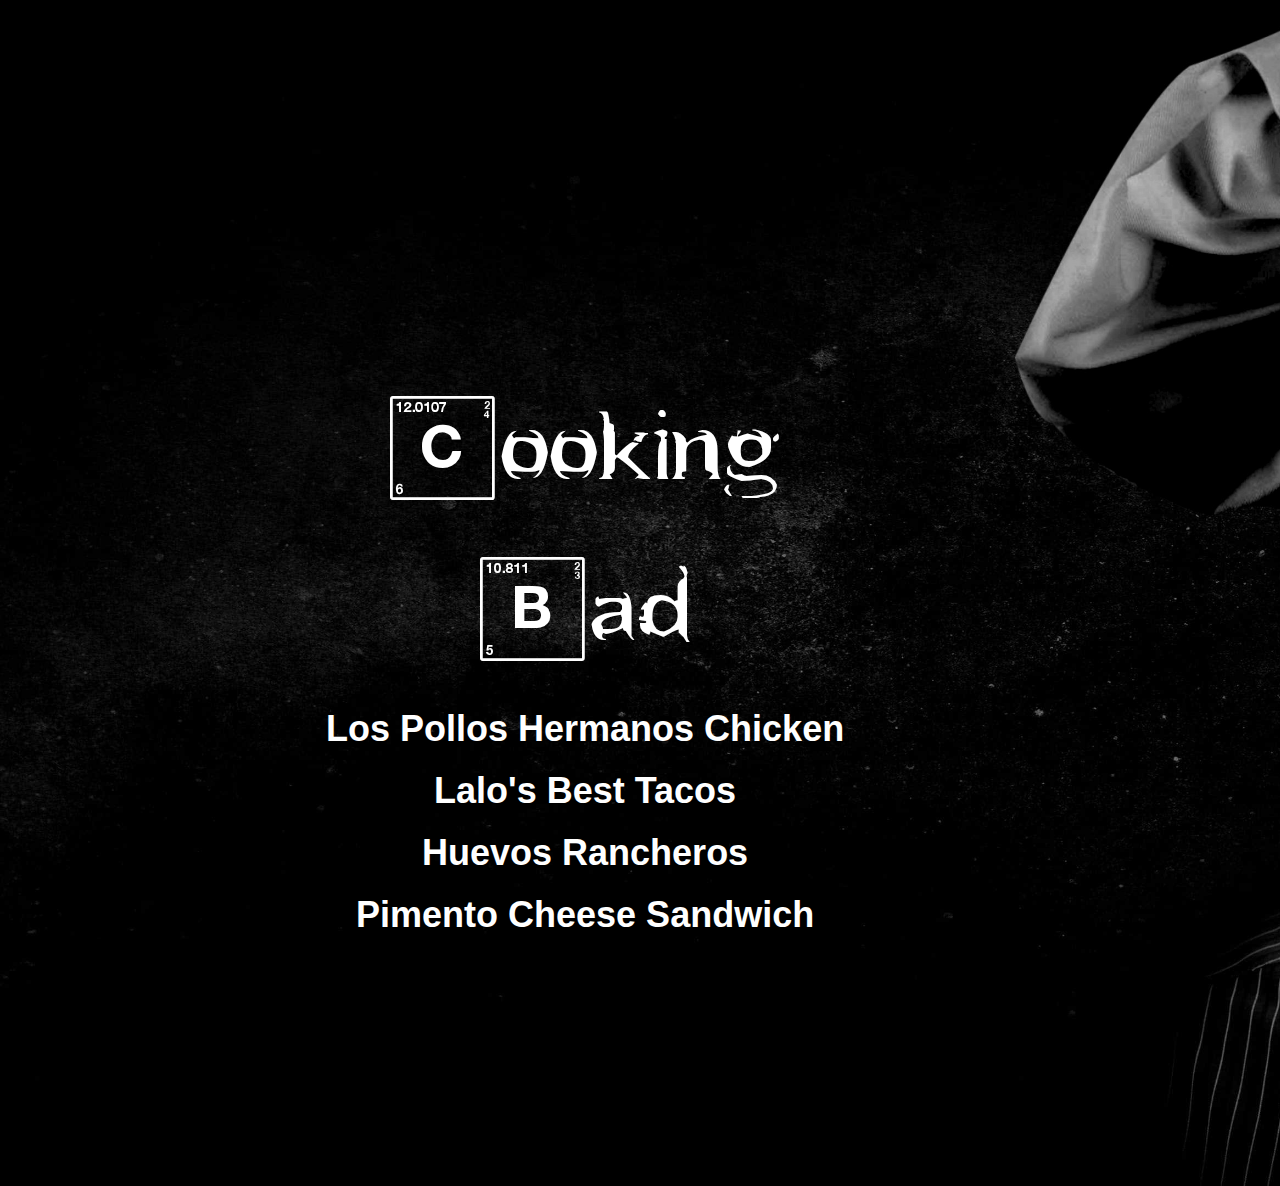
<file: Indexes/Index.html>
<!DOCTYPE html>
<html lang="en">
<head>
    <meta charset="UTF-8">
    <meta name="viewport" content="width=device-width, initial-scale=1.0">
    <link rel="stylesheet" href="/Styles/HomeStyle.css">
    <link rel="icon" types="image/x-icon" href="/images/favicon/Hesinberg.ico">
    <title>Cooking Bad</title>
</head>
<body>
    <main>
        <h1 id="title">Cooking Bad</h1>
        <div class="menuSelection">
            <ul>
                <li><a href="http://127.0.0.1:5500/Indexes/Los%20Pollos%20Hermanos%20Chicken.html">Los Pollos Hermanos Chicken</a></li>
                <li><a href="http://127.0.0.1:5500/Indexes/Lalo's%20Best%20Tacos.html">Lalo's Best Tacos</a></li>
                <li><a href="http://127.0.0.1:5500/Indexes/Huevos%20Rancheros.html">Huevos Rancheros</a></li>
                <li><a href="http://127.0.0.1:5500/Indexes/Pimento%20Cheese%20Sandwich.html">Pimento Cheese Sandwich</a></li>
            </ul>
        </div>

        <img id="Chief_Waltuh" src="/images/Photoshop/Chief Waltuh.png">
    </main>
</body>
</html>
</file>
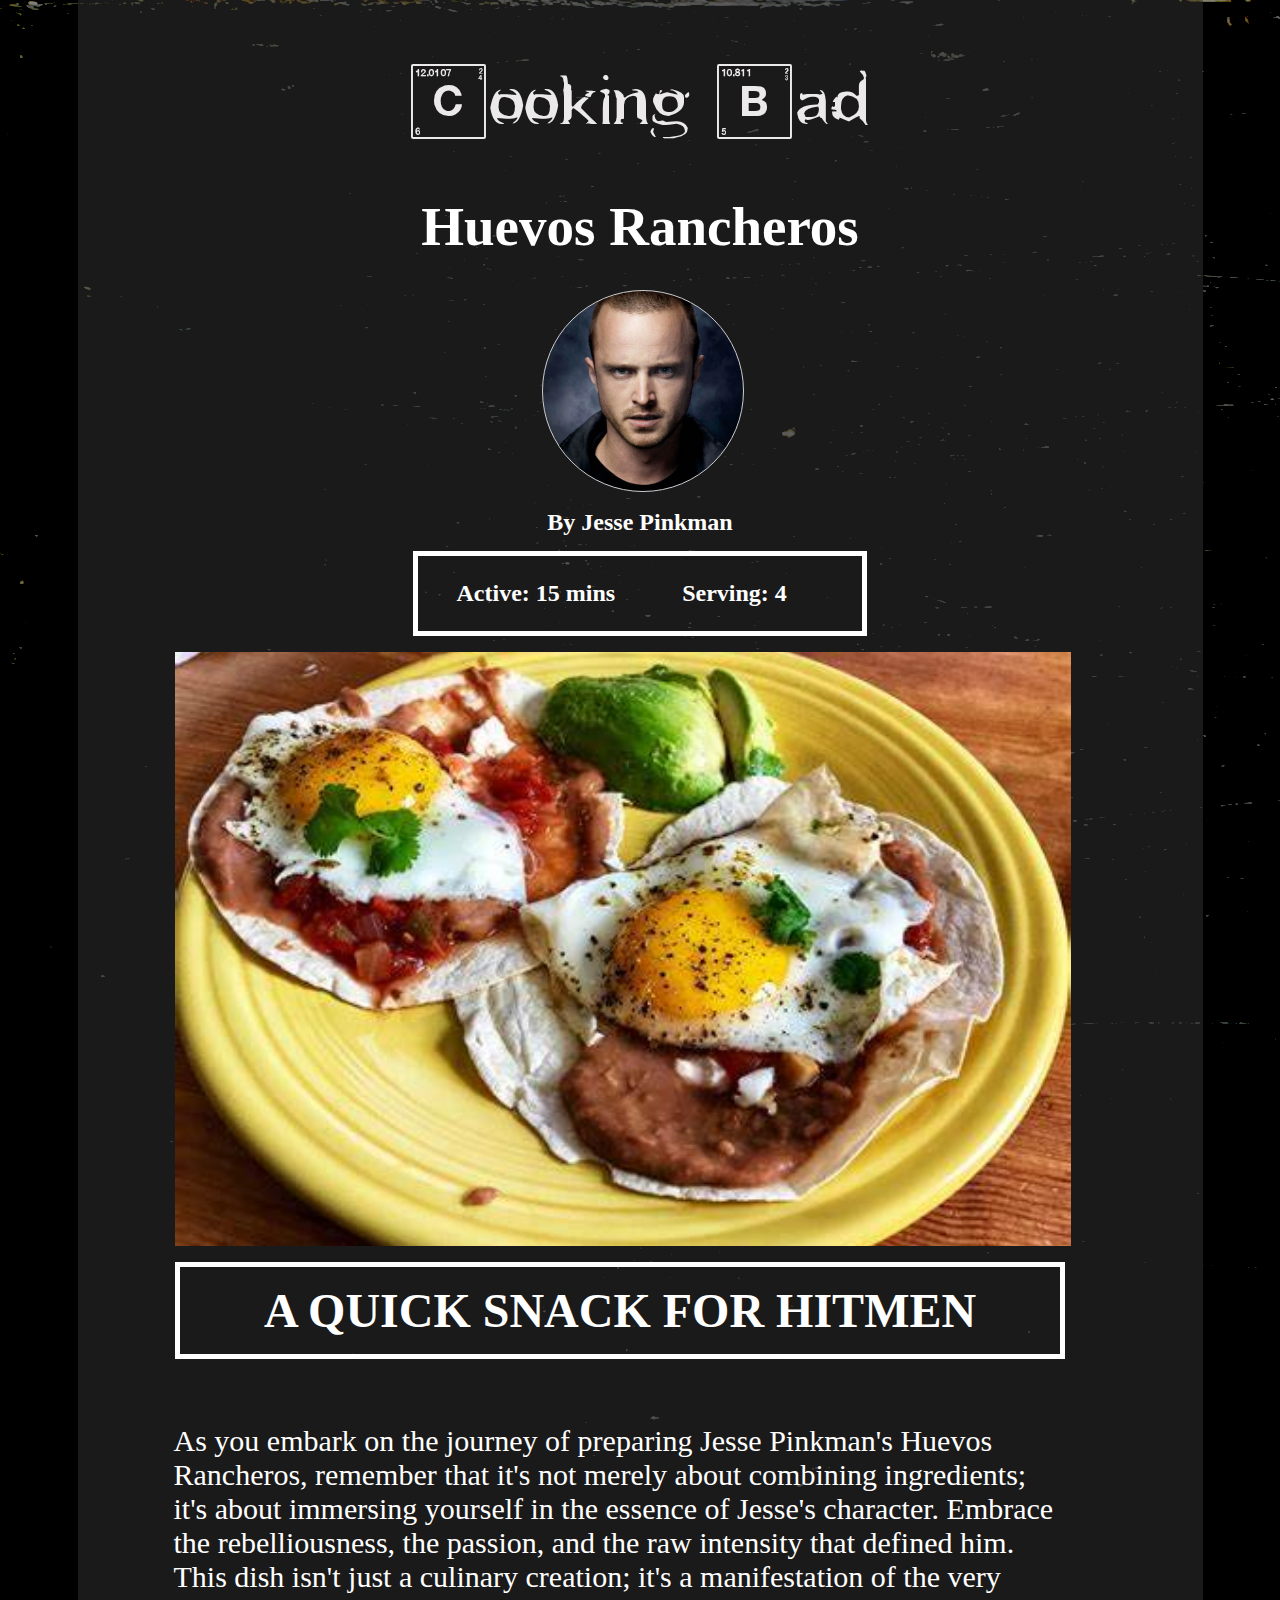
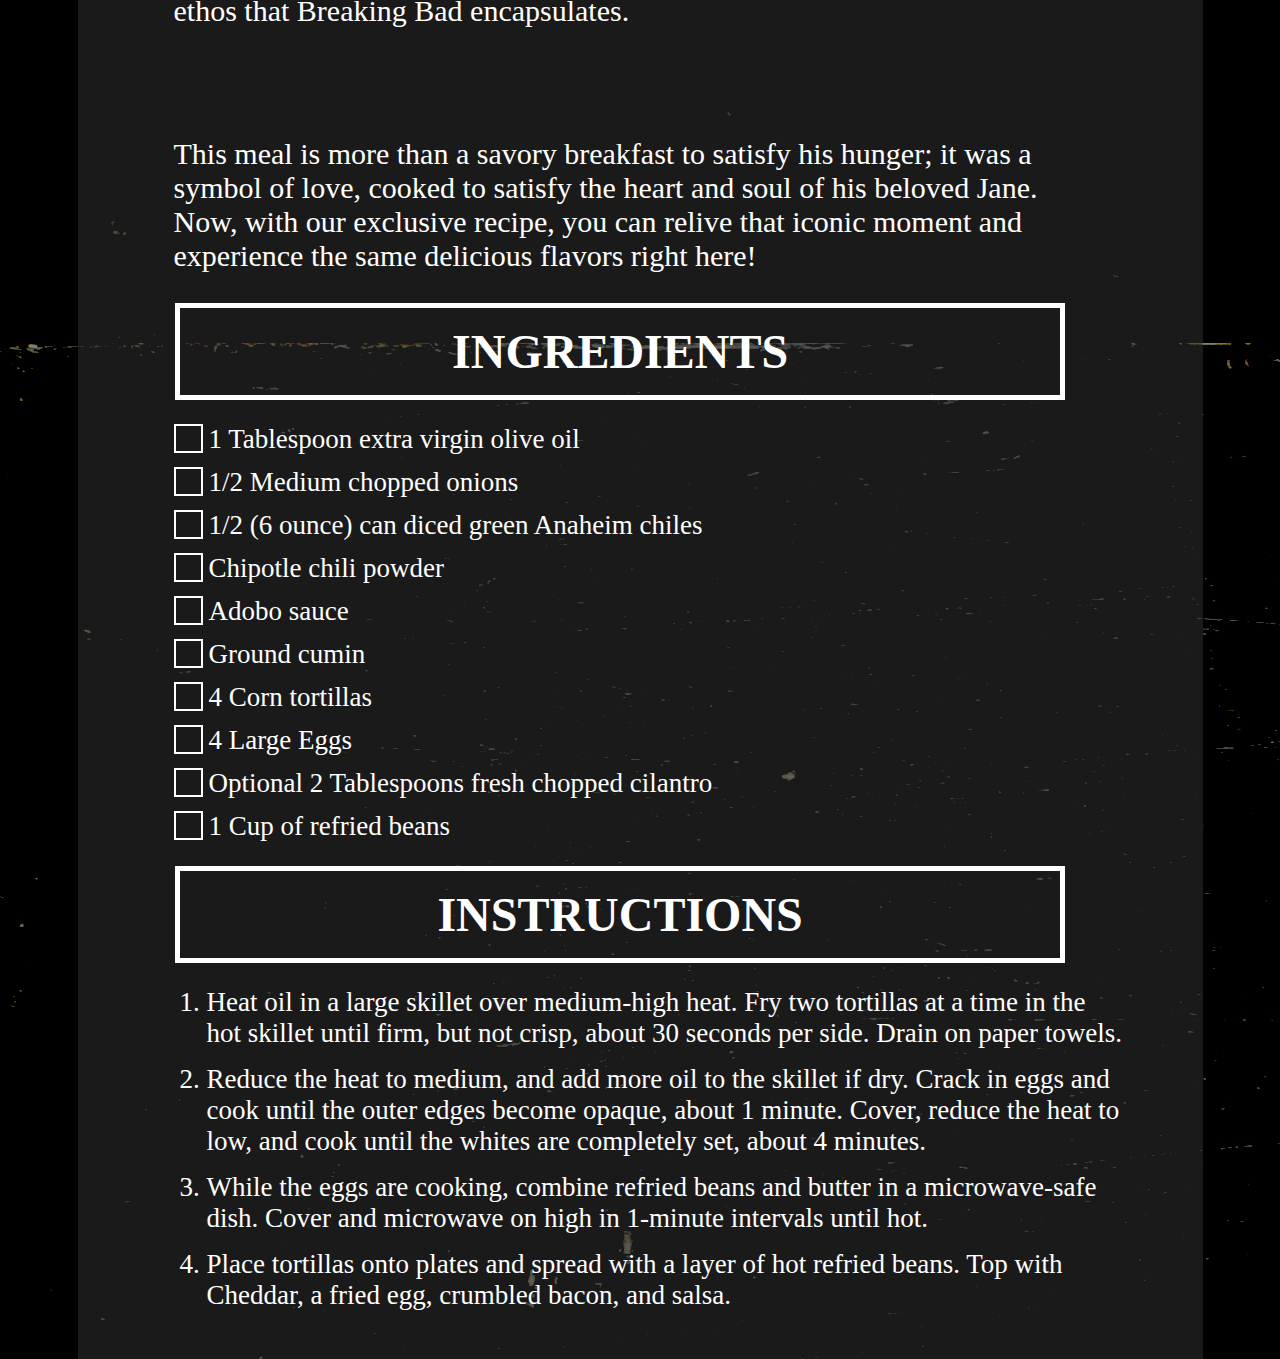
<file: Indexes/Huevos Rancheros.html>
<!DOCTYPE html>
<html lang="en">
<head>
    <meta charset="UTF-8">
    <meta name="viewport" content="width=device-width, initial-scale=1.0">
    <link rel="icon" types="image/x-icon" href="/images/favicon/Hesinberg.ico">
    <link rel="stylesheet" href="/Styles/RecipeStyle.css">
    <title>Cooking Bad - Huevos Rancheros</title>
</head>
<body>



    <main>

        <section>
            <h2 id="title"><a href="http://127.0.0.1:5500/Indexes/Index.html">Cooking Bad</a></h2>
            <h1 class="recipeName">Huevos Rancheros</h1>

            <div class="thumbnail thumbnail-Jesse">
                
            </div>
    
            <!-- Name of the charcter -->
            <p class="characterName">By Jesse Pinkman</p>

            <!-- Short info regarding to the cooking time and serving. -->
            <div class="info">
                <div class="recipeInfo">
                    <p>Active: 15 mins</p>
                    <p>Serving: 4</p>
                </div>
            </div>
          
            
           <!-- An image of the food along with a credit. -->
            <figure class="imgFood-4">
                <!-- <figcaption>photo by someone</figcaption> -->
            </figure>
          
        </section>
        <!-- Caption Section -->
        <section>
            <div class="textBorder">
                <h2 class="caption">A QUICK SNACK FOR HITMEN</h2>
            </div>
    
            <div id="writing">
                <p>
                    As you embark on the journey of preparing Jesse Pinkman's Huevos Rancheros, remember that it's not merely about combining ingredients; it's about immersing yourself in the essence of Jesse's character. Embrace the rebelliousness, the passion, and the raw intensity that defined him. This dish isn't just a culinary creation; it's a manifestation of the very ethos that Breaking Bad encapsulates.
                </p>
                
                <p>
                    This meal is more than a savory breakfast to satisfy his hunger; it was a symbol of love, cooked to  satisfy the heart and soul of his beloved Jane. Now, with our exclusive recipe, you can relive that iconic moment and experience the same delicious flavors right here!
                </p>
            </div>
        </section>
        <!-- Ingredients -->
        <section class="ingredientSection">
            <div class="textBorder">
                <h2 class="ingredientTitle">INGREDIENTS</h2>
                </div>

                <div class="checkBox_Section">
                    <label class="container"> 1 Tablespoon extra virgin olive oil
                        <input type="checkbox">
                        <span class="checkmark"></span>
                    </label>
                    <label class="container"> 1/2 Medium chopped onions
                        <input type="checkbox">
                        <span class="checkmark"></span>
                    </label>
                    <label class="container"> 1/2 (6 ounce) can diced green Anaheim chiles
                        <input type="checkbox">
                        <span class="checkmark"></span>
                    </label>
                    <label class="container"> Chipotle chili powder
                        <input type="checkbox">
                        <span class="checkmark"></span>
                    </label>
                    <label class="container"> Adobo sauce
                        <input type="checkbox">
                        <span class="checkmark"></span>
                    </label>
                    <label class="container"> Ground cumin
                        <input type="checkbox">
                        <span class="checkmark"></span>
                    </label>
                    <label class="container"> 4 Corn tortillas 
                        <input type="checkbox">
                        <span class="checkmark"></span>
                    </label>
                    <label class="container"> 4 Large Eggs
                        <input type="checkbox">
                        <span class="checkmark"></span>
                    </label>
                    <label class="container"> Optional 2 Tablespoons fresh chopped cilantro
                        <input type="checkbox">
                        <span class="checkmark"></span>
                    </label>
                    <label class="container"> 1 Cup of refried beans
                        <input type="checkbox">
                        <span class="checkmark"></span>
                    </label>
                  <!-- https://www.allrecipes.com/recipe/57947/authentic-huevos-rancheros/ -->
   
                </div>
        </section>
        <!-- Step by step instrucitons -->
        <section class="instructionsSection">
            <div class="textBorder">
                <h2 class="instructionsTitle">INSTRUCTIONS</h2>
            </div>
            <div class="instructions_Section">
                <ol>
                <li>Heat oil in a large skillet over medium-high heat. Fry two tortillas at a time in the hot skillet until firm, but not crisp, about 30 seconds per side. Drain on paper towels.</li>
                <li>Reduce the heat to medium, and add more oil to the skillet if dry. Crack in eggs and cook until the outer edges become opaque, about 1 minute. Cover, reduce the heat to low, and cook until the whites are completely set, about 4 minutes.</li>
                <li>While the eggs are cooking, combine refried beans and butter in a microwave-safe dish. Cover and microwave on high in 1-minute intervals until hot.</li>
                <li>Place tortillas onto plates and spread with a layer of hot refried beans. Top with Cheddar, a fried egg, crumbled bacon, and salsa.

                </li>
                </ol>
            </div>
          
        </section>

    </main>

</body>
</html>
</file>
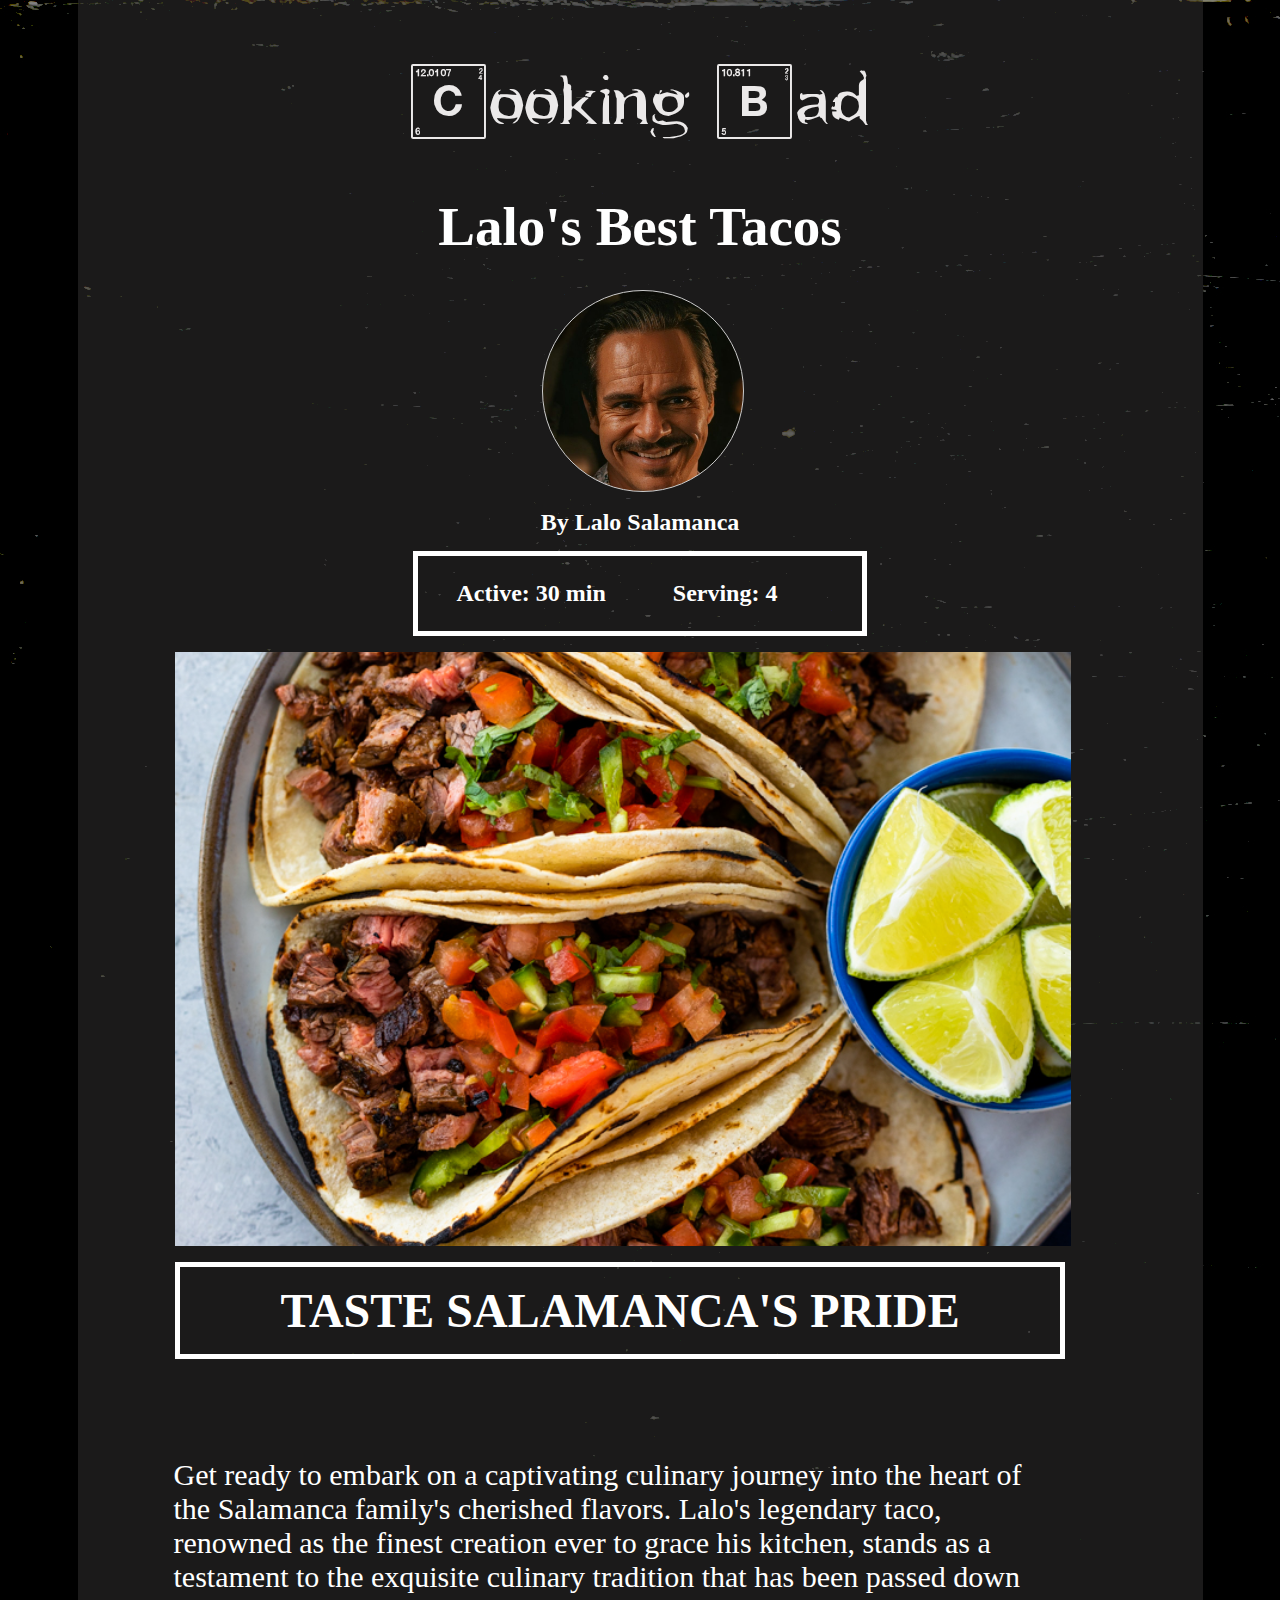
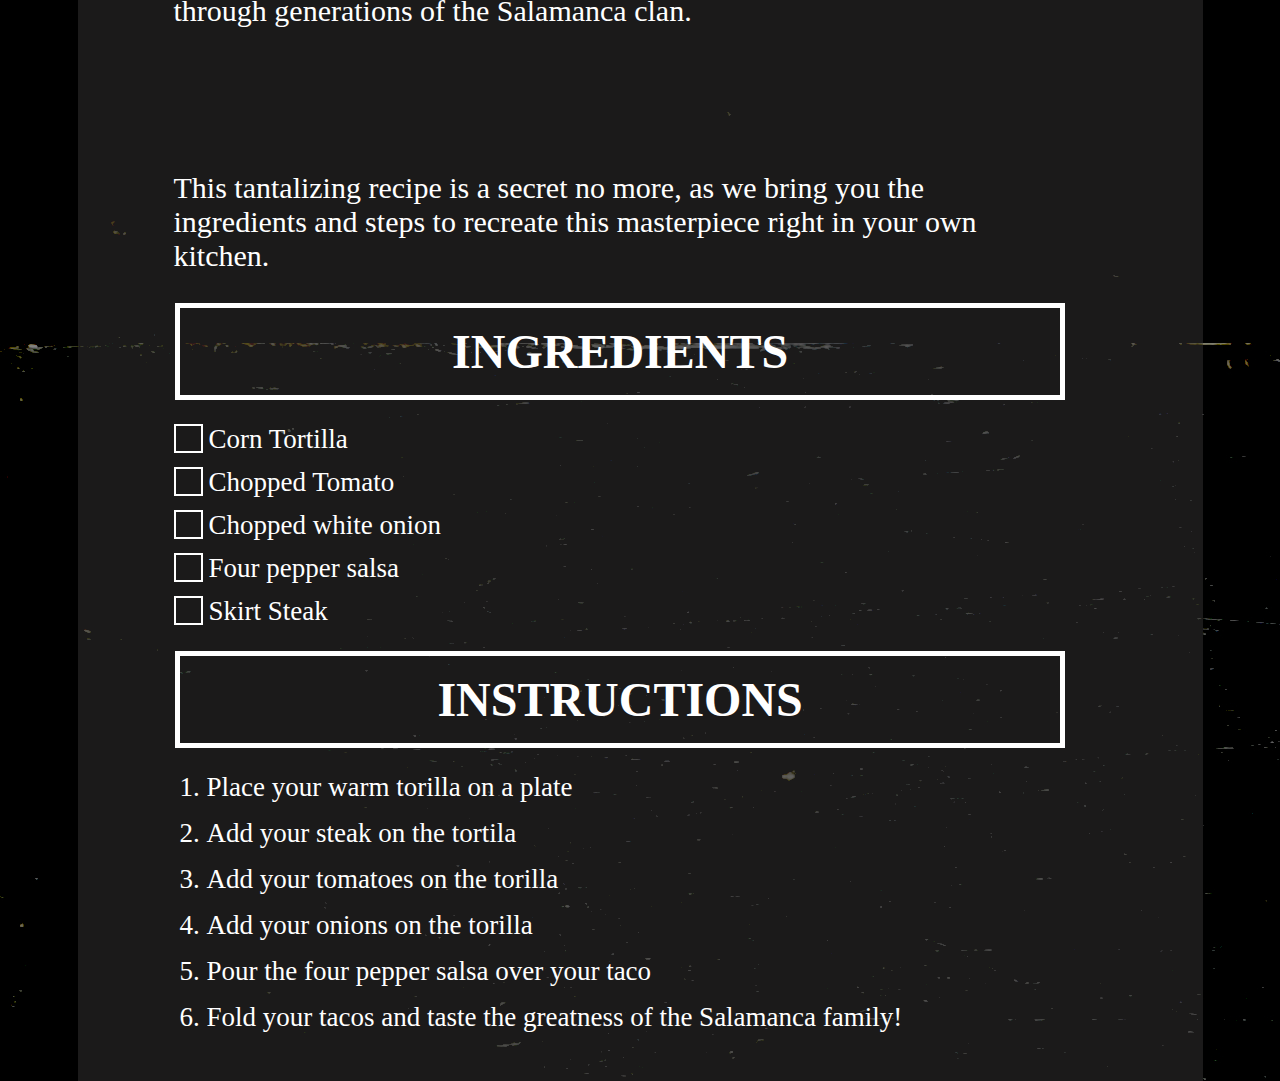
<file: Indexes/Lalo's Best Tacos.html>
<!DOCTYPE html>
<html lang="en">
<head>
    <meta charset="UTF-8">
    <meta name="viewport" content="width=device-width, initial-scale=1.0">
    <link rel="icon" types="image/x-icon" href="/images/favicon/Hesinberg.ico">
    <link rel="stylesheet" href="/Styles/RecipeStyle.css">
    <title>Cooking Bad - Lalo's Best Tacos</title>
</head>
<body>



    <main>

        <section>
            <h2 id="title"><a href="http://127.0.0.1:5500/Indexes/Index.html">Cooking Bad</a></h2>
            <h1 class="recipeName">Lalo's Best Tacos</h1>

            <div class="thumbnail thumbnail-Lalo">
            </div>
    
            <!-- Name of the charcter -->
            <p class="characterName">By Lalo Salamanca</p>

            <!-- Short info regarding to the cooking time and serving. -->
            <div class="info">
                <div class="recipeInfo">
                    <p>Active: 30 min</p>
                    <p>Serving: 4</p>
                </div>
            </div>
          
            
           <!-- An image of the food along with a credit. -->
            <figure class="imgFood-5">
                <!-- <figcaption>photo by someone</figcaption> -->
            </figure>
          
        </section>
        <!-- Caption Section -->
        <section>
            <div class="textBorder">
                <h2 class="caption">TASTE SALAMANCA'S PRIDE</h2>
            </div>
    
            <div id="writing">
                <p>
                    Get ready to embark on a captivating culinary journey into the heart of the Salamanca family's cherished flavors. Lalo's legendary taco, renowned as the finest creation ever to grace his kitchen, stands as a testament to the exquisite culinary tradition that has been passed down through generations of the Salamanca clan.
                </p>
                
                <p>
                    This tantalizing recipe is a secret no more, as we bring you the ingredients and steps to recreate this masterpiece right in your own kitchen.
                </p>
            </div>
        </section>
        <!-- Ingredients -->
        <section class="ingredientSection">
            <div class="textBorder">
                <h2 class="ingredientTitle">INGREDIENTS</h2>
                </div>

                <div class="checkBox_Section">
                    <label class="container"> Corn Tortilla 
                        <input type="checkbox">
                        <span class="checkmark"></span>
                    </label>
        
                    <label class="container"> Chopped Tomato 
                        <input type="checkbox">
                        <span class="checkmark"></span>
                    </label>

                    <label class="container"> Chopped white onion 
                        <input type="checkbox" >
                        <span class="checkmark"></span>
                    </label>

                    <label class="container"> Four pepper salsa 
                        <input type="checkbox">
                        <span class="checkmark"></span>
                    </label>

                    <label class="container"> Skirt Steak
                        <input type="checkbox">
                        <span class="checkmark"></span>
                    </label>
        
   
                </div>
        </section>
        <!-- Step by step instrucitons -->
        <section class="instructionsSection">
            <div class="textBorder">
                <h2 class="instructionsTitle">INSTRUCTIONS</h2>
            </div>
            <div class="instructions_Section">
                <ol>
                  <li>Place your warm torilla on a plate</li>
                  <li>Add your steak on the tortila</li>
                  <li>Add your tomatoes on the torilla</li>
                  <li>Add your onions on the torilla</li>
                  <li>Pour the four pepper salsa over your taco</li>
                  <li> Fold your tacos and taste the greatness of the Salamanca family!</li>
                </ol>
            </div>
          
        </section>

    </main>

</body>
</html>
</file>
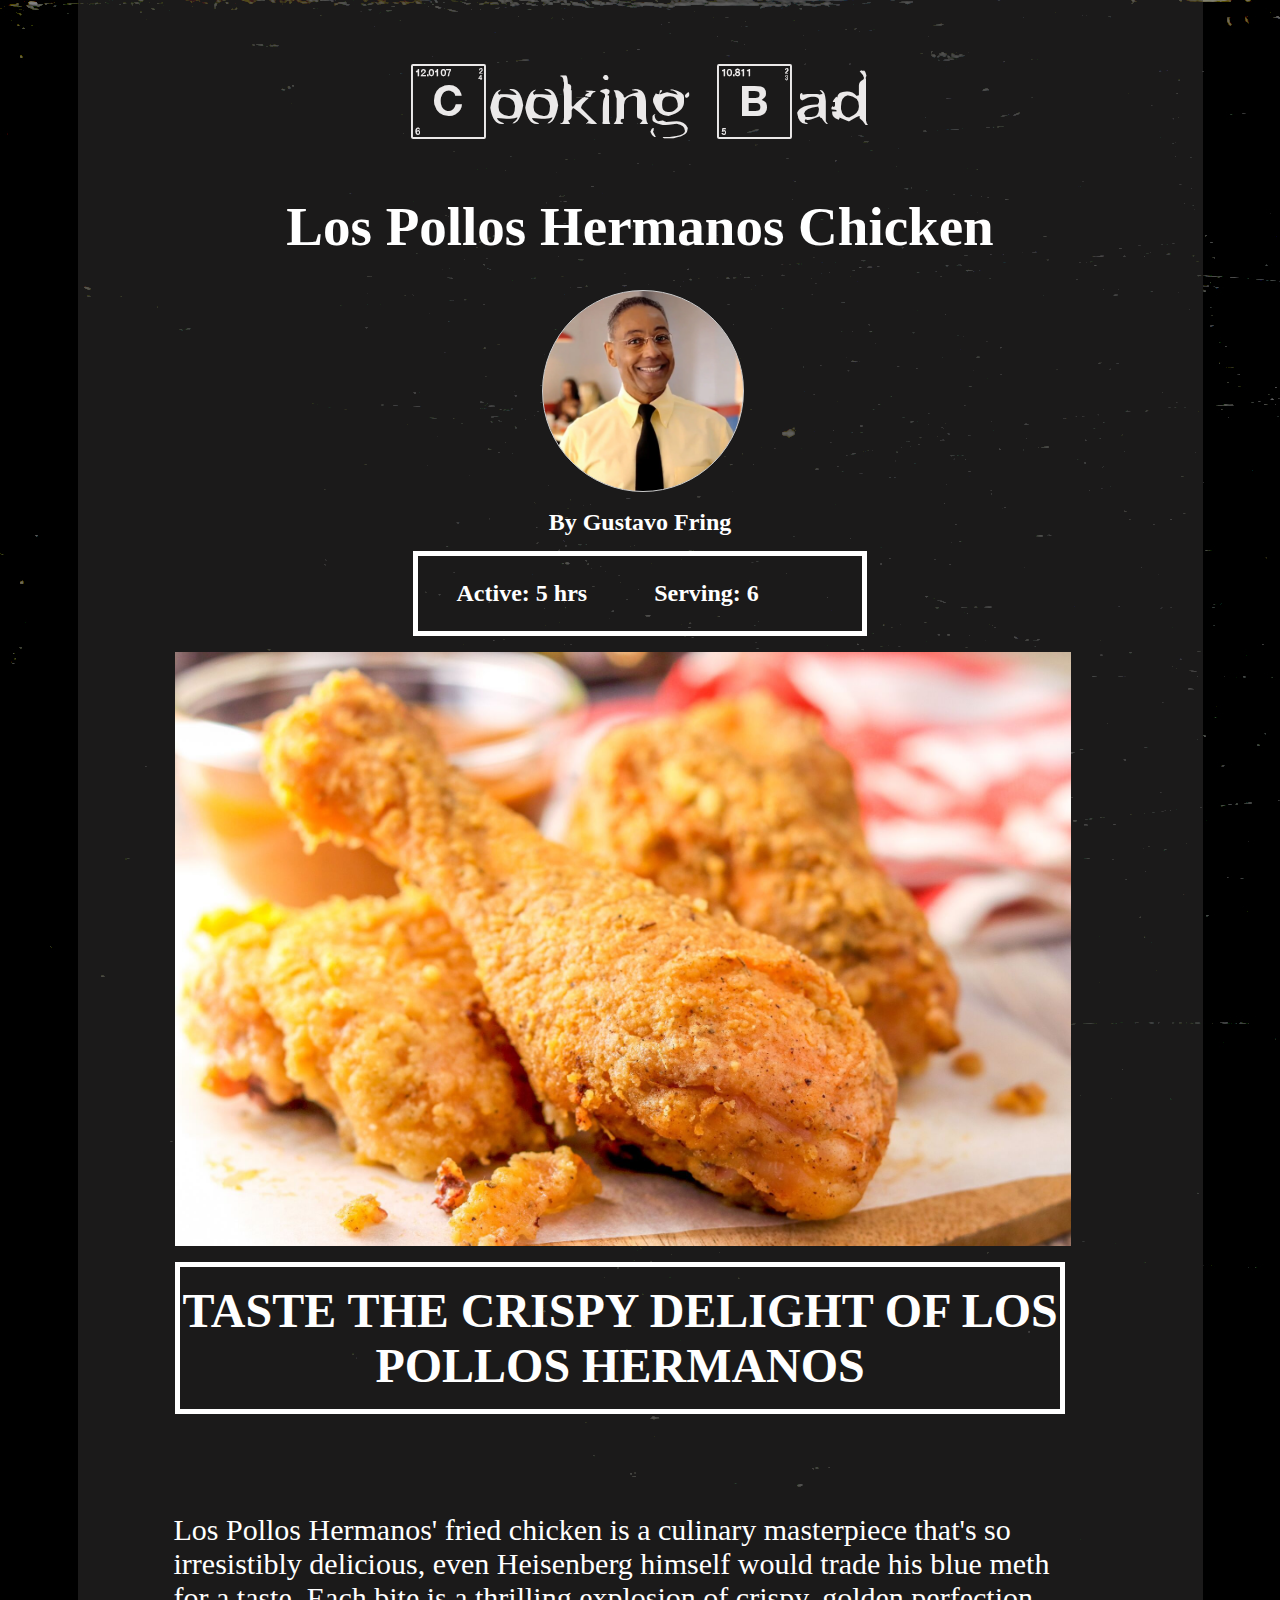
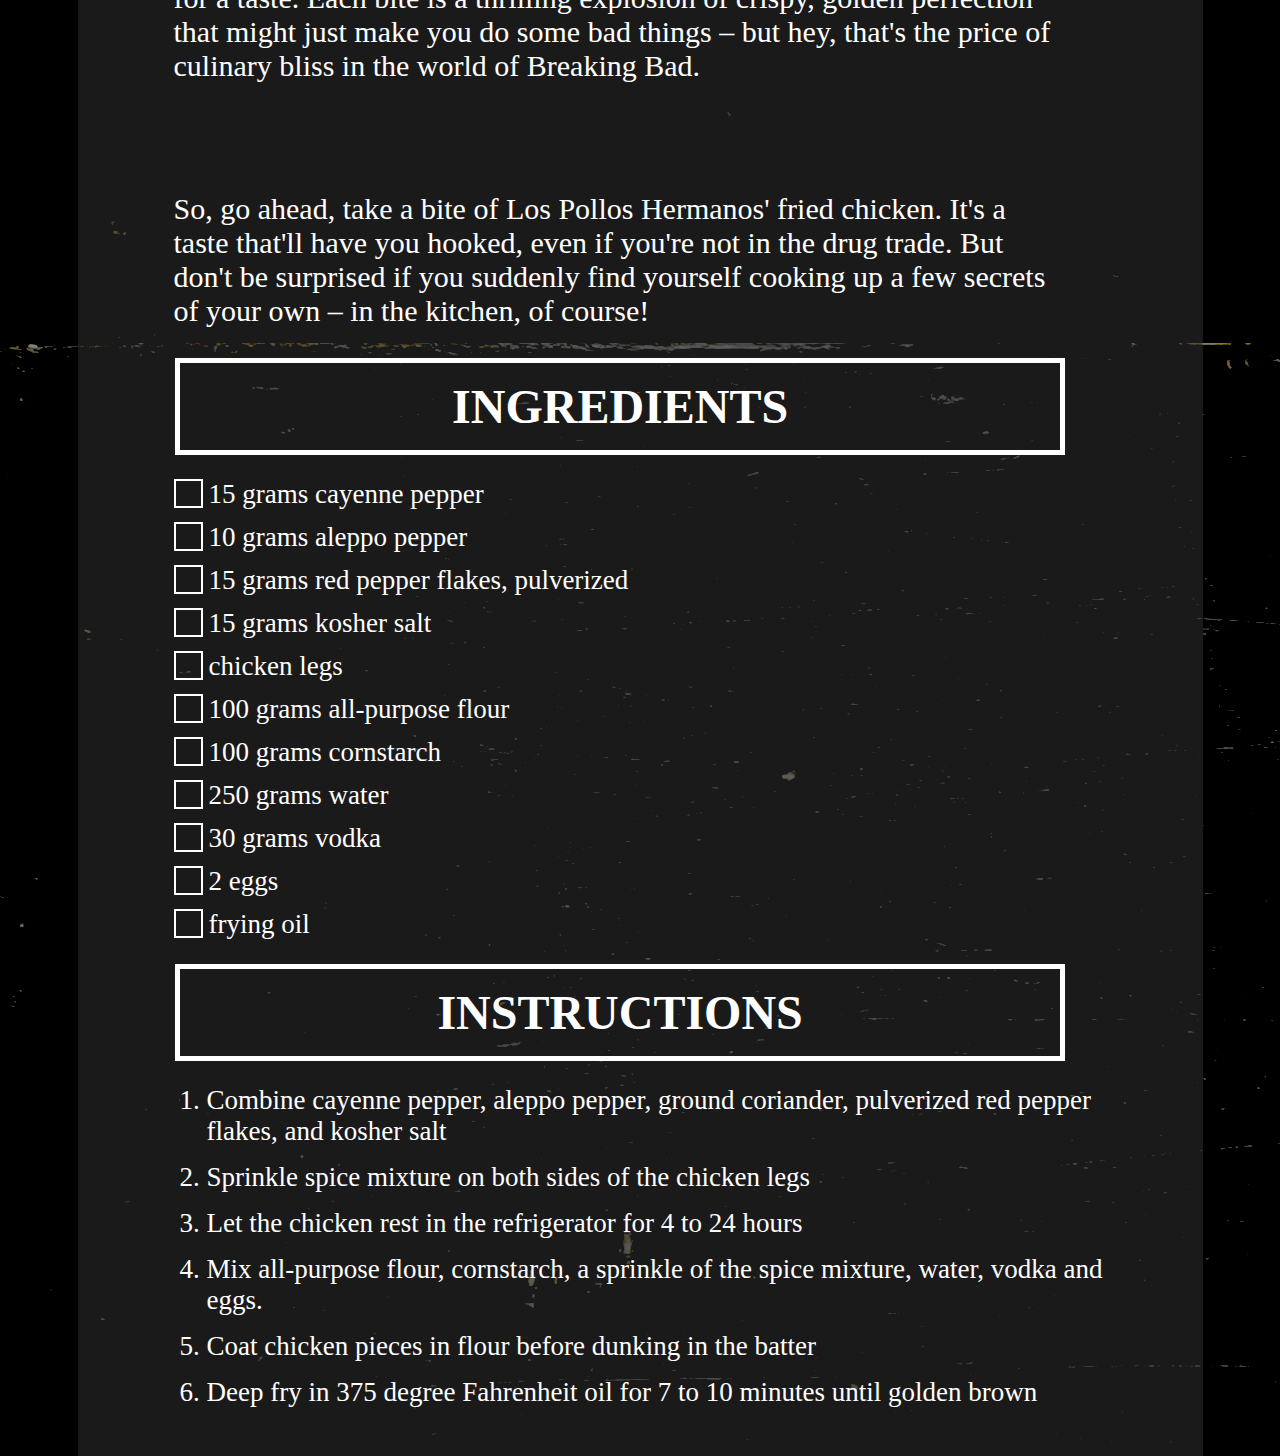
<file: Indexes/Los Pollos Hermanos Chicken.html>
<!DOCTYPE html>
<html lang="en">
<head>
    <meta charset="UTF-8">
    <meta name="viewport" content="width=device-width, initial-scale=1.0">
    <link rel="icon" types="image/x-icon" href="/images/favicon/Hesinberg.ico">
    <link rel="stylesheet" href="/Styles/RecipeStyle.css">
    <title>Cooking Bad - Los Pollos Hermanos Chicken</title>
</head>
<body>



    <main>

        <section>
            <h2 id="title"><a href="http://127.0.0.1:5500/Indexes/Index.html">Cooking Bad</a></h2>
            <h1 class="recipeName">Los Pollos Hermanos Chicken</h1>

            <div class="thumbnail thumbnail-Gus">
            </div>
    
            <!-- Name of the charcter -->
            <p class="characterName">By Gustavo Fring</p>

            <!-- Short info regarding to the cooking time and serving. -->
            <div class="info">
                <div class="recipeInfo">
                    <p>Active: 5 hrs</p>
                    <p>Serving: 6</p>
                </div>
            </div>
          
            
           <!-- An image of the food along with a credit. -->
            <figure class="imgFood-2">
                <!-- <figcaption>photo by someone</figcaption> -->
            </figure>
          
        </section>
        <!-- Caption Section -->
        <section>
            <div class="textBorder">
                <h2 class="caption">TASTE THE CRISPY DELIGHT OF LOS POLLOS HERMANOS</h2>
            </div>
    
            <div id="writing">
                <p>
                    Los Pollos Hermanos' fried chicken is a culinary masterpiece that's so irresistibly delicious, even Heisenberg himself would trade his blue meth for a taste. Each bite is a thrilling explosion of crispy, golden perfection that might just make you do some bad things – but hey, that's the price of culinary bliss in the world of Breaking Bad.
                </p>
                
                <p>
                    So, go ahead, take a bite of Los Pollos Hermanos' fried chicken. It's a taste that'll have you hooked, even if you're not in the drug trade. But don't be surprised if you suddenly find yourself cooking up a few secrets of your own – in the kitchen, of course!
                </p>
            </div>
        </section>
        <!-- Ingredients -->
        <section class="ingredientSection">
            <div class="textBorder">
                <h2 class="ingredientTitle">INGREDIENTS</h2>
                </div>

                <div class="checkBox_Section">
                    <label class="container"> 15 grams cayenne pepper
                        <input type="checkbox">
                        <span class="checkmark"></span>
                    </label>
        
                    <label class="container"> 10 grams aleppo pepper
                        <input type="checkbox">
                        <span class="checkmark"></span>
                    </label>

                    <label class="container"> 15 grams red pepper flakes, pulverized
                        <input type="checkbox">
                        <span class="checkmark"></span>
                    </label>

                    <label class="container"> 15 grams kosher salt 
                        <input type="checkbox">
                        <span class="checkmark"></span>
                    </label>

                    <label class="container"> chicken legs
                        <input type="checkbox">
                        <span class="checkmark"></span>
                    </label>


                    <label class="container"> 100 grams all-purpose flour
                        <input type="checkbox">
                        <span class="checkmark"></span>
                    </label>

                    <label class="container"> 100 grams cornstarch
                        <input type="checkbox">
                        <span class="checkmark"></span>
                    </label>

                    <label class="container"> 250 grams water
                        <input type="checkbox">
                        <span class="checkmark"></span>
                    </label>

                    <label class="container"> 30 grams vodka
                        <input type="checkbox">
                        <span class="checkmark"></span>
                    </label>
        
                    <label class="container"> 2 eggs
                        <input type="checkbox">
                        <span class="checkmark"></span>
                    </label>

                    <label class="container"> frying oil
                        <input type="checkbox">
                        <span class="checkmark"></span>
                    </label>
   
                </div>
        </section>
        <!-- Step by step instrucitons -->
        <section class="instructionsSection">
            <div class="textBorder">
                <h2 class="instructionsTitle">INSTRUCTIONS</h2>
            </div>
            <div class="instructions_Section">
                <ol>
                    <li>Combine cayenne pepper, aleppo pepper, ground coriander, pulverized red pepper flakes, and kosher salt</li>
                    <li>Sprinkle spice mixture on both sides of the chicken legs</li>
                    <li>Let the chicken rest in the refrigerator for 4 to 24 hours</li>
                    <li>Mix all-purpose flour, cornstarch, a sprinkle of the spice mixture, water, vodka and eggs.</li>
                    <li> Coat chicken pieces in flour before dunking in the batter</li>
                    <li>Deep fry in 375 degree Fahrenheit oil for 7 to 10 minutes until golden brown</li>
                </ol>
            </div>
          
        </section>

    </main>
<!-- Credit: https://www.gmanetwork.com/entertainment/celebritylife/food/68888/how-to-make-los-pollos-hermanos-fried-chicken-from-breaking-bad/story  -->
</body>
</html>
</file>
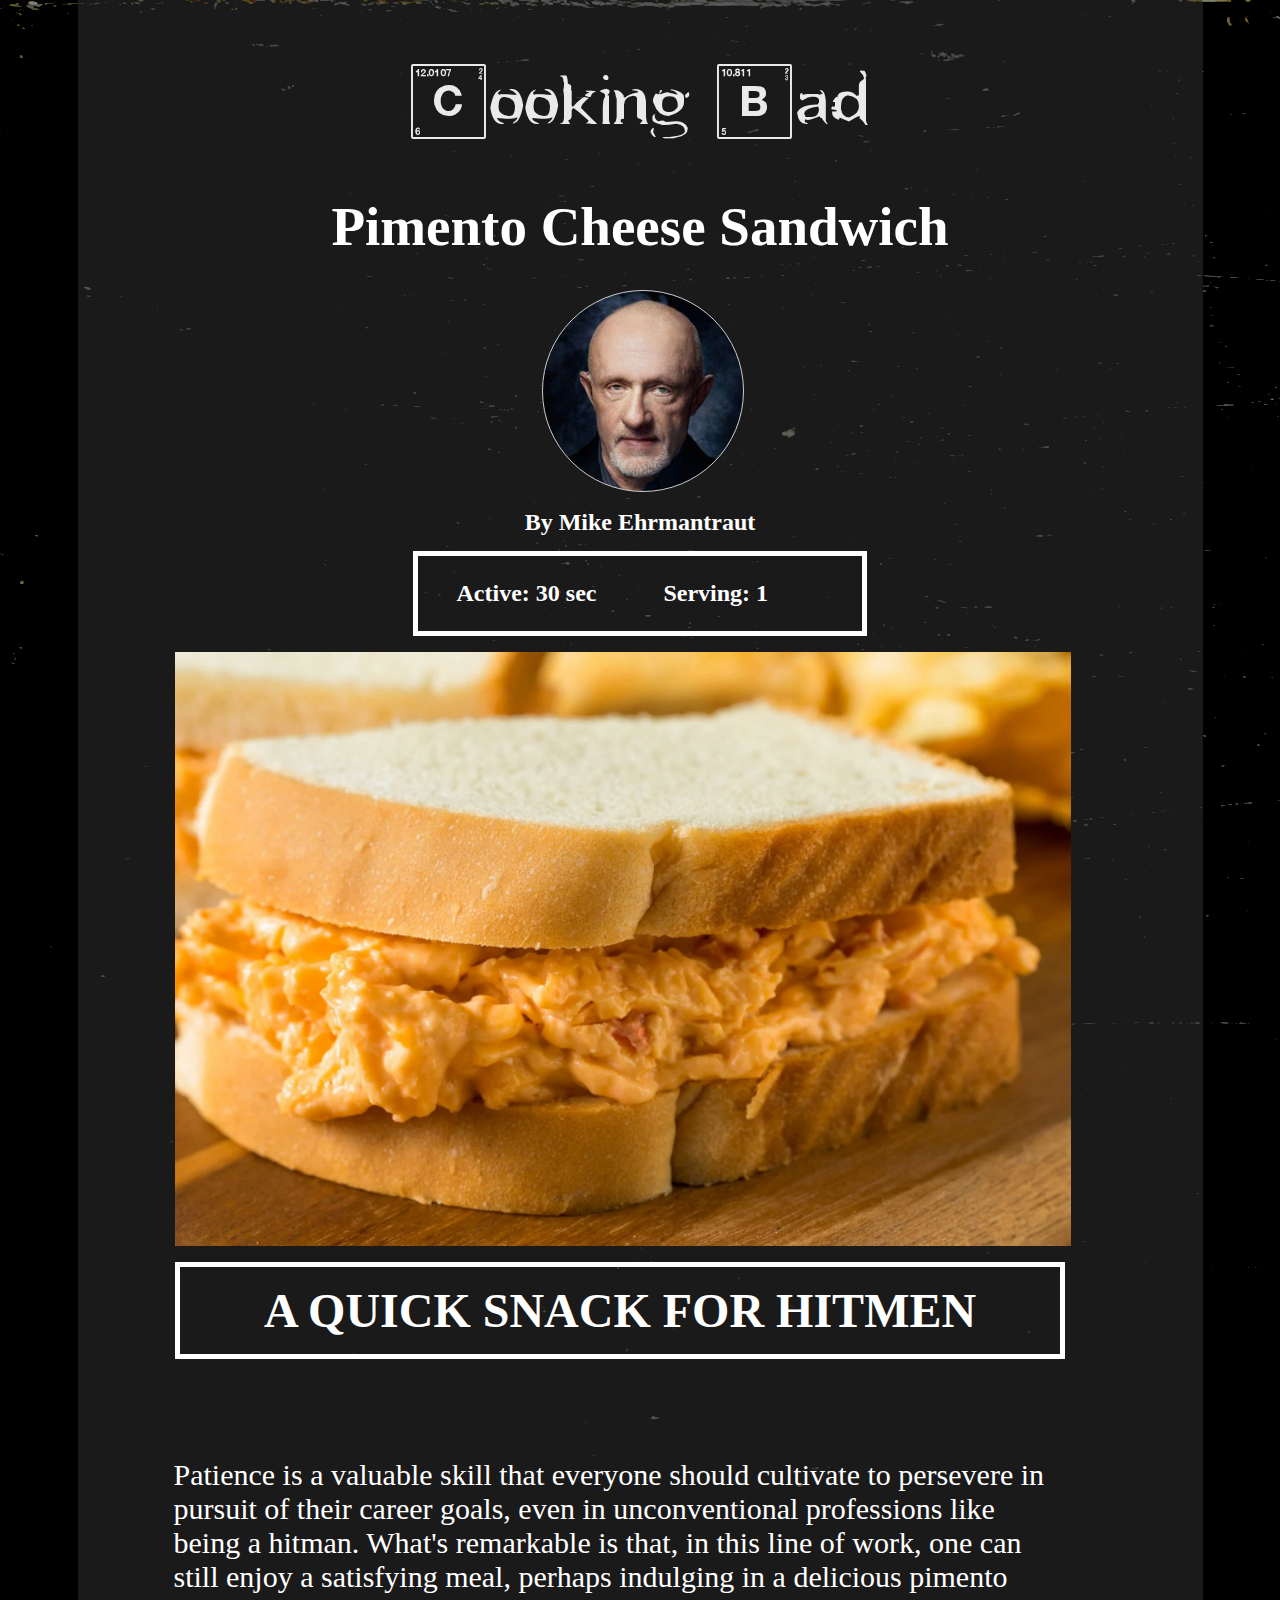
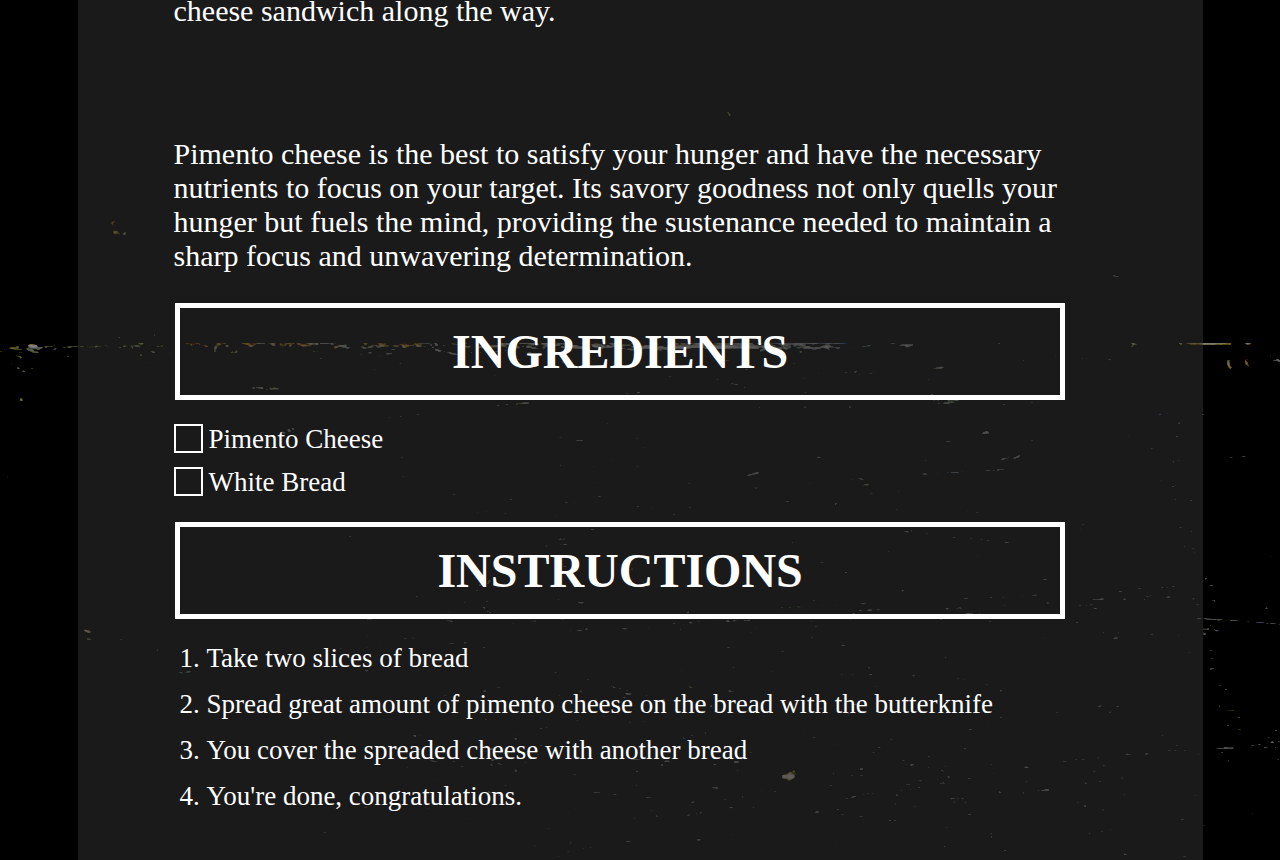
<file: Indexes/Pimento Cheese Sandwich.html>
<!DOCTYPE html>
<html lang="en">
<head>
    <meta charset="UTF-8">
    <meta name="viewport" content="width=device-width, initial-scale=1.0">
    <link rel="icon" types="image/x-icon" href="/images/favicon/Hesinberg.ico">
    <link rel="stylesheet" href="/Styles/RecipeStyle.css">
    <title>Cooking Bad - Pimento Cheese Sandwich</title>
</head>
<body>



    <main>

        <section>
            <h2 id="title"><a href="http://127.0.0.1:5500/Indexes/Index.html">Cooking Bad</a></h2>
            <h1 class="recipeName">Pimento Cheese Sandwich</h1>

            <div class="thumbnail thumbnail-Mike">
            </div>
    
            <!-- Name of the charcter -->
            <p class="characterName">By Mike Ehrmantraut</p>

            <!-- Short info regarding to the cooking time and serving. -->
            <div class="info">
                <div class="recipeInfo">
                    <p>Active: 30 sec</p>
                    <p>Serving: 1</p>
                </div>
            </div>
          
            
           <!-- An image of the food along with a credit. -->
            <figure class="imgFood-1">
                <!-- <figcaption>photo by someone</figcaption> -->
            </figure>
          
        </section>
        <!-- Caption Section -->
        <section>
            <div class="textBorder">
                <h2 class="caption">A QUICK SNACK FOR HITMEN</h2>
            </div>
    
            <div id="writing">
                <p>
                    Patience is a valuable skill that everyone should cultivate to persevere in pursuit of their career goals, even in unconventional professions like being a hitman. What's remarkable is that, in this line of work, one can still enjoy a satisfying meal, perhaps indulging in a delicious pimento cheese sandwich along the way.
                </p>
                
                <p>
                    Pimento cheese is the best to satisfy your hunger and have the necessary nutrients to focus on your target. Its savory goodness not only quells your hunger but fuels the mind, providing the sustenance needed to maintain a sharp focus and unwavering determination.
                </p>
            </div>
        </section>
        <!-- Ingredients -->
        <section class="ingredientSection">
            <div class="textBorder">
                <h2 class="ingredientTitle">INGREDIENTS</h2>
                </div>

                <div class="checkBox_Section">
                    <label class="container"> Pimento Cheese
                        <input type="checkbox">
                        <span class="checkmark"></span>
                    </label>
        
                    <label class="container"> White Bread
                        <input type="checkbox">
                        <span class="checkmark"></span>
                    </label>
        
   
                </div>
        </section>
        <!-- Step by step instrucitons -->
        <section class="instructionsSection">
            <div class="textBorder">
                <h2 class="instructionsTitle">INSTRUCTIONS</h2>
            </div>
            <div class="instructions_Section">
                <ol>
                    <li>Take two slices of bread</li>
                    <li>Spread great amount of pimento cheese on the bread with the butterknife</li>
                    <li>You cover the spreaded cheese with another bread</li>
                    <li>You're done, congratulations.</li>
                  
                </ol>
            </div>
          
        </section>

    </main>

</body>
</html>
</file>
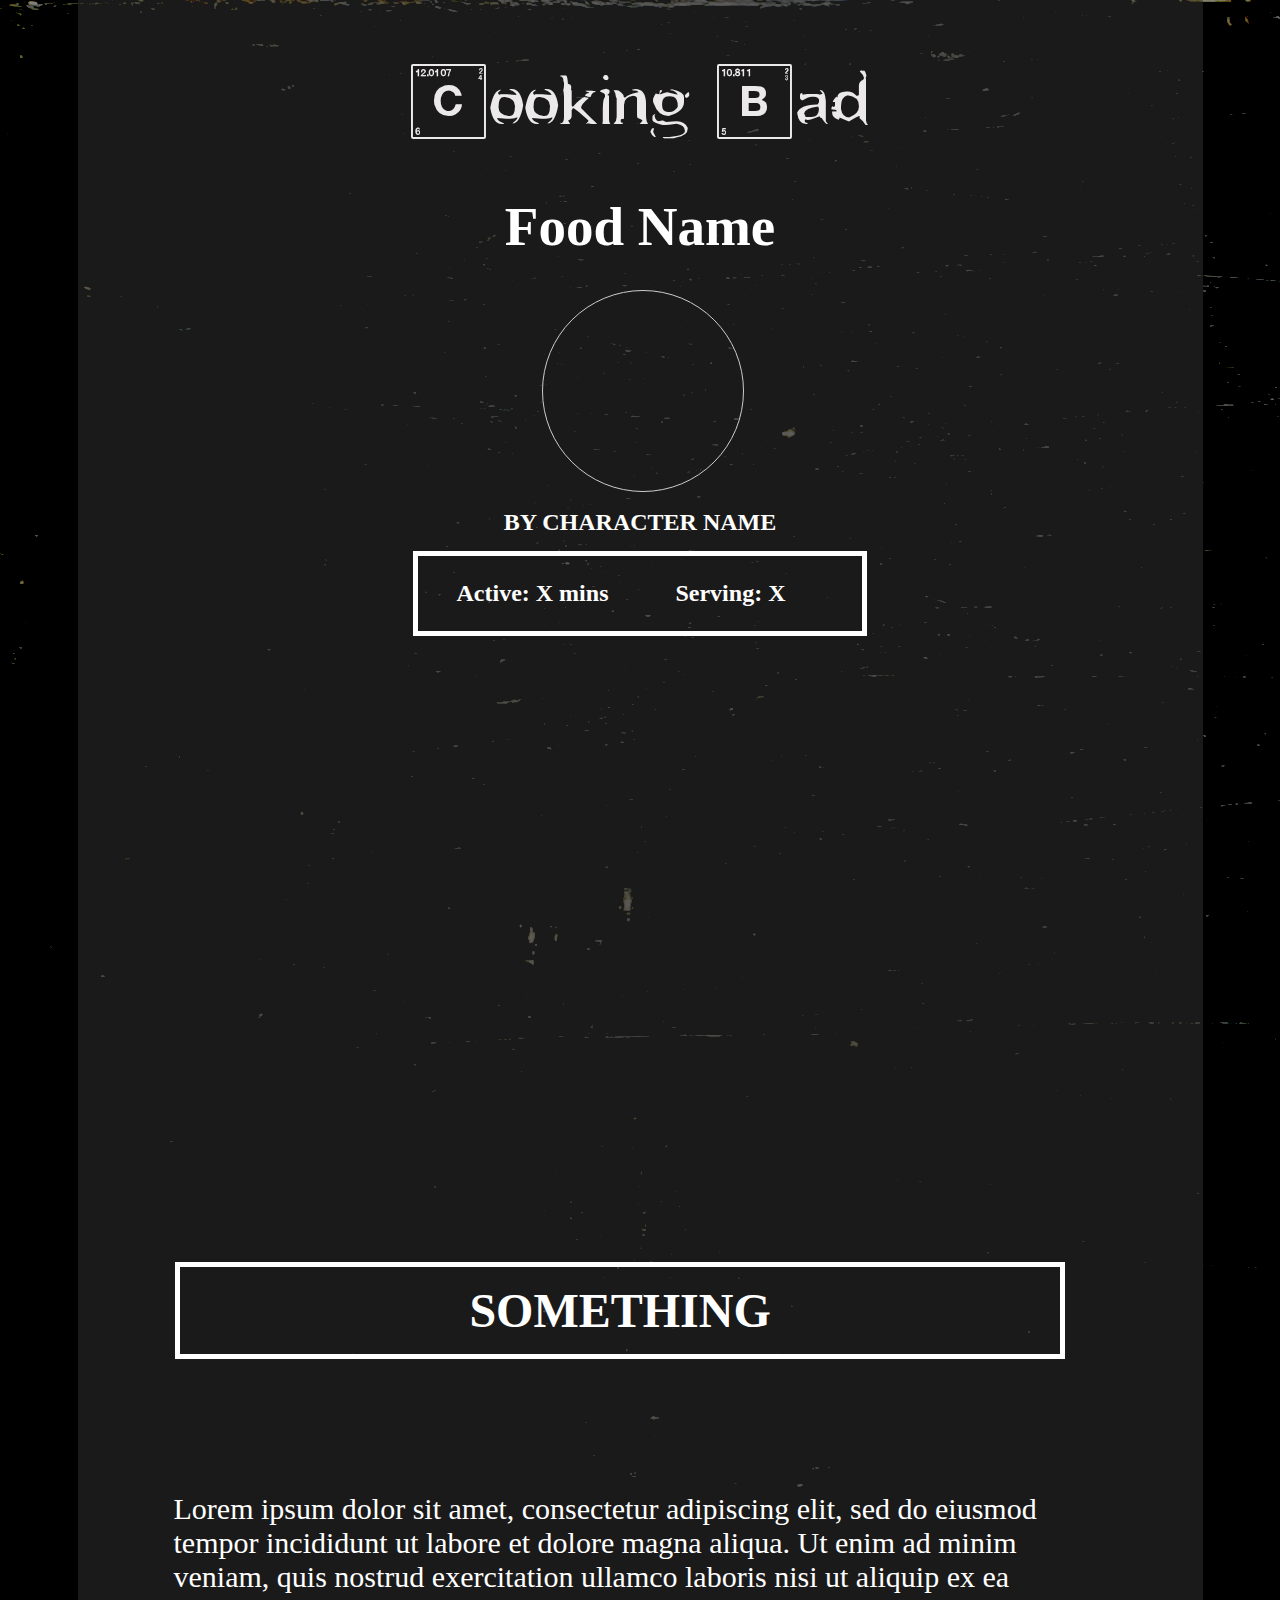
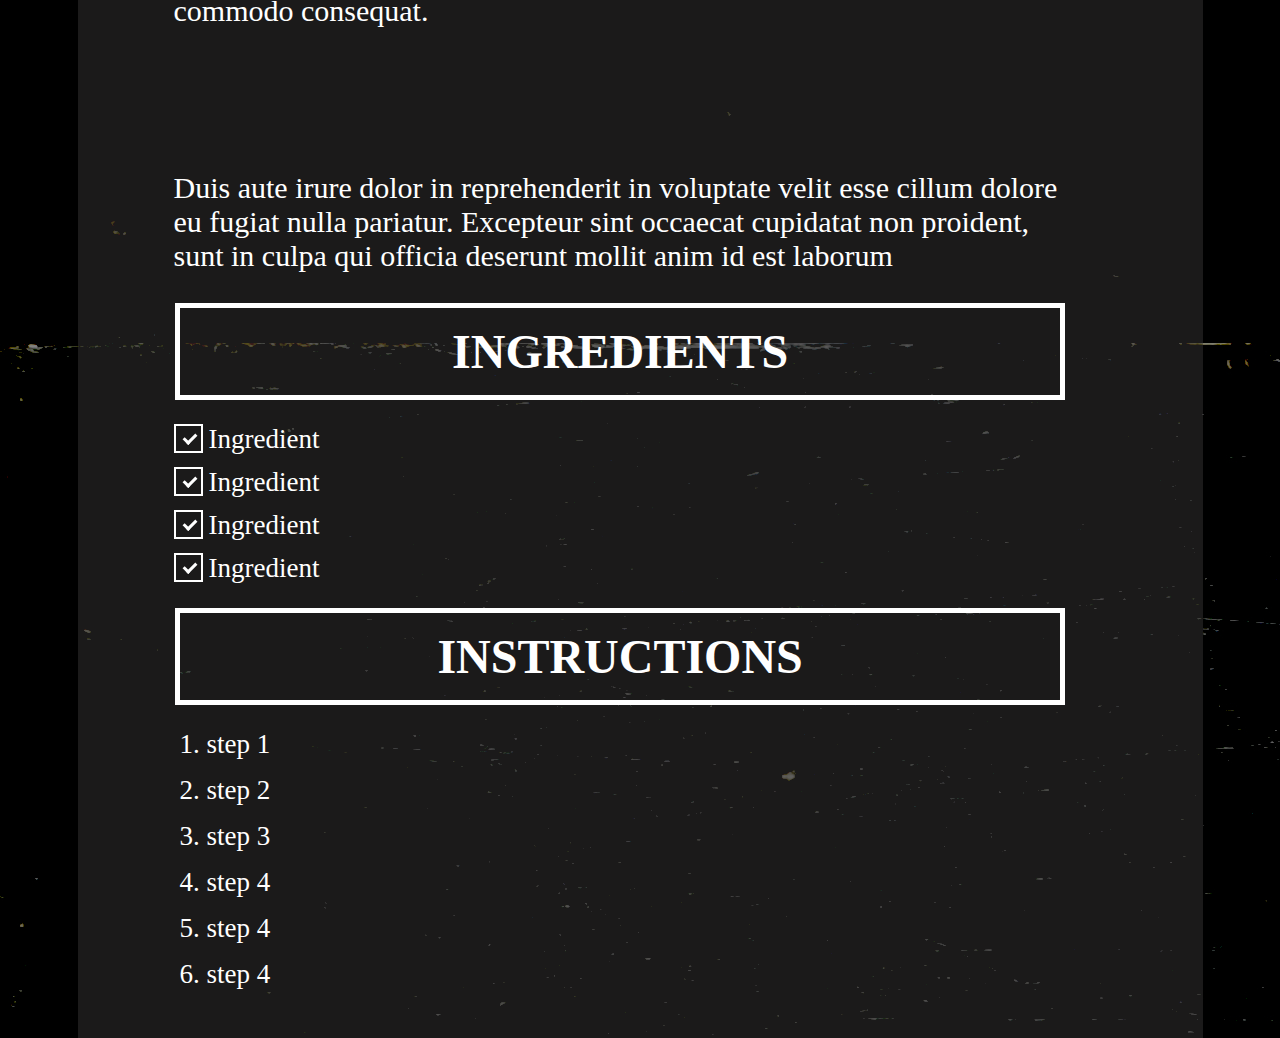
<file: Indexes/Recipe.html>
<!DOCTYPE html>
<html lang="en">
<head>
    <meta charset="UTF-8">
    <meta name="viewport" content="width=device-width, initial-scale=1.0">
    <link rel="icon" types="image/x-icon" href="/images/favicon/Hesinberg.ico">
    <link rel="stylesheet" href="/Styles/RecipeStyle.css">
    <title>Recipe Name</title>
</head>
<body>



    <main>

        <section>
            <h2 id="title"><a href="http://127.0.0.1:5500/Indexes/Home.html">Cooking Bad</a></h2>
            <h1 class="recipeName">Food Name</h1>

            <div class="thumbnail">
                <img class="imgThumbnail" class="avatar">
            </div>
    
            <!-- Name of the charcter -->
            <p class="characterName">BY CHARACTER NAME</p>

            <!-- Short info regarding to the cooking time and serving. -->
            <div class="info">
                <div class="recipeInfo">
                    <p>Active: X mins</p>
                    <p>Serving: X</p>
                </div>
            </div>
          
            
           <!-- An image of the food along with a credit. -->
            <figure>
                <img class="imgFood">
                <!-- <figcaption>photo by someone</figcaption> -->
            </figure>
          
        </section>
        <!-- Caption Section -->
        <section>
            <div class="textBorder">
                <h2 class="caption">SOMETHING</h2>
            </div>
    
            <div id="writing">
                <p>
                    Lorem ipsum dolor sit amet, consectetur adipiscing elit, sed do eiusmod tempor incididunt ut labore et dolore magna aliqua. Ut enim ad minim veniam, quis nostrud exercitation ullamco laboris nisi ut aliquip ex ea commodo consequat.
                </p>
                
                <p>
                    Duis aute irure dolor in reprehenderit in voluptate velit esse cillum dolore eu fugiat nulla pariatur. Excepteur sint occaecat cupidatat non proident, sunt in culpa qui officia deserunt mollit anim id est laborum
                </p>
            </div>
        </section>
        <!-- Ingredients -->
        <section class="ingredientSection">
            <div class="textBorder">
                <h2 class="ingredientTitle">INGREDIENTS</h2>
                </div>

                <div class="checkBox_Section">
                    <label class="container"> Ingredient
                        <input type="checkbox" checked="checked">
                        <span class="checkmark"></span>
                    </label>
        
                    <label class="container"> Ingredient
                        <input type="checkbox" checked="checked">
                        <span class="checkmark"></span>
                    </label>
        
                    <label class="container"> Ingredient
                        <input type="checkbox" checked="checked">
                        <span class="checkmark"></span>
                    </label>
        
                    <label class="container"> Ingredient
                        <input type="checkbox" checked="checked">
                        <span class="checkmark"></span>
                    </label>
                </div>
        </section>
        <!-- Step by step instrucitons -->
        <section class="instructionsSection">
            <div class="textBorder">
                <h2 class="instructionsTitle">INSTRUCTIONS</h2>
            </div>
            <div class="instructions_Section">
                <ol>
                    <li>step 1</li>
                    <li>step 2</li>
                    <li>step 3</li>
                    <li>step 4</li>
                    <li>step 4</li>
                    <li>step 4</li>
                </ol>
            </div>
          
        </section>

    </main>

</body>
</html>
</file>
<file: Styles/HomeStyle.css>
*{
    padding: 0;
    margin: 0;
    color: white;
}
@font-face{
    font-family: BreakingBad;
    src: url(/fonts/HeartBreakingBad-zG0w.ttf);
}
body{
    background: url(/images/Cooking_Bad.jpg);
    background-color: rgb(0, 0, 0);
    background-size: cover;
    background-repeat: no-repeat;
    font-family:'Franklin Gothic Medium', 'Arial Narrow', Arial, sans-serif
}
main{
padding: 15.6em; /* Reddjust the browser image */
padding-top: 23.5em;
}

#Chief_Waltuh{
  display: none;
}

#title{
  font-family: BreakingBad; font-weight: 400;
  text-align: center;
  width: 553px;
  height: 287px;
  font-size: 140px; 
  font-style: normal;

  margin-left: 60px;
}

.menuSelection{
  width: 671px; 
  height: 268px;
  font-size: 36px;
  font-weight: 700;
  padding-top: 5px;
}



a{
  text-decoration: none;
}

ul, li{
  padding-top: 20px;
  text-align: center;
}

li:hover{
  font-size: larger;
}

ul{
  list-style-type: none;
}


/*TODO: ADD MORE RESPONSIVE FEATURES FOR MULTIPLE DEVICES */



/* Extra small devices (phones, 600px and down) */
@media only screen and (max-width: 600px) {
  body{
    background: url(/images/Background.jpg);
  }

 main{
  padding: 5px;
  margin-top: 5em;
 }

 ul li{
  margin: auto;
  padding-top: 51px;
  height: 57px;
}


#Chief_Waltuh{
  display: block;
  margin: auto 5px;
  width: 40em;
  padding-top: 30em;
}

}
</file>
<file: Styles/RecipeStyle.css>
*{
    padding: 0;
    margin: 0;
}
@font-face{
    font-family: BreakingBad;
    src: url(/fonts/HeartBreakingBad-zG0w.ttf);
}
body{
    background: url(/images/Background.jpg), lightgray 50% / cover no-repeat;
    color: white;
    font-family: Inter;
}

main{
    width: 1125px;
    height: auto; 
    margin-left: auto; margin-right: auto; padding-bottom: 1.5em;
    background: rgba(56, 55, 55, 0.477);
}

/* Recipe Title */
.recipeName{
    font-size: 55px;
    text-align: center;
    padding-top: 30px;
}

/* Character Name */
.characterName{
    font-size: 24px;
    font-style: normal;
    font-weight: 700;
    text-align: center;
    padding-top: 16.5px;
}

/* Recipe Info */
.info{
    border: 5px solid white;
    width: 444px;
    height: 75px;
    margin-left: 335px; margin-top: 15px;
}
.recipeInfo p{
    display: inline-block; 
    font-weight: 700;
    font-size: 1.5em;
    margin-left: 15px;
    padding-top: 1em;
    padding-left: 1em;
    padding-right: 1em;
    padding-bottom: 2em;
}

/* Thumbnail */
.thumbnail{
    width: 200px;
    height: 200px;
    border: 1px solid #ccc;
    border-radius: 50%;
    margin-left: 29em;
    margin-top: 2em;

    
}

/* Different thumbnails for each recipes */
.thumbnail-Mike{
    background: url(/images/Characters/Finger.jpg);
    background-position: center -10px;
    background-size: cover;
}
.thumbnail-Gus{
    background: url(/images/Characters/Gus\ Fring.webp);
    background-position: center;
    background-size: cover;
}
.thumbnail-Lalo{
    background: url(/images/Characters/Lalo\ Salamanca_1.jpg);
    background-position: center -90px;
    background-size: cover;
}
.thumbnail-Jesse{
    background: url(/images/Characters/Jesse\ Pinkman.webp);
    background-position: center;
    background-size: cover;
}


/* Different food imgae for each recipes */
.imgFood-1{
    background: url(/images/Food/pimento\ cheese\ sandwich.webp);
    background-position: center ;
    background-size: cover;
}
.imgFood-2{
    background: url(/images/Food/Fried\ Chicken.jpg);
    background-position: center ;
    background-size: cover;
}
.imgFood-4{
    background: url(/images/Food/Huevos\ Rancheros.jpg);
    background-position: center ;
    background-size: cover;
}
.imgFood-5{
    background: url(/images/Food/Carne-Asada-Tacos.jpg);
    background-position: center;
    background-size: cover;
}










.container{
    display: block;
    width: fit-content;
    position: relative;
    padding-left: 35px;
    margin-bottom: 12px;
    cursor: pointer;
    font-size: 27px;
    -webkit-user-select: none;
    -moz-user-select: none;
    user-select: none;
}
/* Hide the browser's default checkbox */
.container input {
    position: absolute;
    opacity: 0;
    cursor: pointer;
    height: 0; width: 0;
}
/* Create a custom checkbox */
.checkmark {
    position: absolute;
    top: 0;
    left: 0;
    height: 25px;
    width: 25px;
    border: 2px solid white;
}
/* Create the checkmark */
.checkmark::after{
    content: "";
    position: absolute;
    display: none;
}
/* Show the checkmark when checked */
.container input:checked ~ .checkmark:after {
    display: block;
  }
/* Style the checkmark/indicator */
.container .checkmark:after {
    left: 10px;
    top: 5px;
    width: 5px;
    height: 10px;
    border: solid white;
    border-width: 0 3px 3px 0;
    -webkit-transform: rotate(45deg);
    -ms-transform: rotate(45deg);
    transform: rotate(45deg);
  }
/* Writing */
#writing p{
    display: flex;
    flex-direction: column;
    width: 885px;
    height: 155px;
    font-size: 30px;
    justify-content: flex-end;
    margin-top: 3em; margin-bottom: 1em; margin-left: 3.2em;
}

/* Fig caption */
figcaption{
    font-size: 20px;
    font-weight: 700;
    text-align: center;
    margin-top: 20px; margin-bottom: 20px;
}

/* Image Placeholder*/
figure{
    margin-top: 1em; margin-bottom: 1em; margin-left: 6.1em;
    height: 594px;
    width: 896px;
}

/* Home Page Button */
#title{
    font-family: BreakingBad;
    font-size: 100px;
    font-weight: 400;
    text-align: center;
    padding-top: 0.5em;
}

#title, a{
   text-decoration: none;
   color: rgb(235, 233, 233);
}
a:active, a:visited, a:hover{
    color: white;
}


/* Food Image */
.imgFood{
    background-color: rgb(127, 127, 127);
}


/* Title Boxes */

.textBorder {
    border: 5px solid;
    width: 55em;
    margin-left: 6.1em;
    padding-top: 1em; padding-bottom: 1em;

}

.ingredientTitle, .caption, .instructionsTitle{
    /* Changes the width and height of the border */
    font-size: 3em;
    text-align: center;
}

.checkBox_Section, .instructions_Section{
   margin-left: 6em; margin-top: 1.5em; margin-bottom: 1.5em;
}

/* Instruction List */
ol{
    padding-left: 33px;
    font-size: 20px;

}

ol li{
    margin-bottom: 15px;
    font-size: 27px;
    width: 34em;
}

#writing {
    padding-top: 1.5em;
}
</file>
